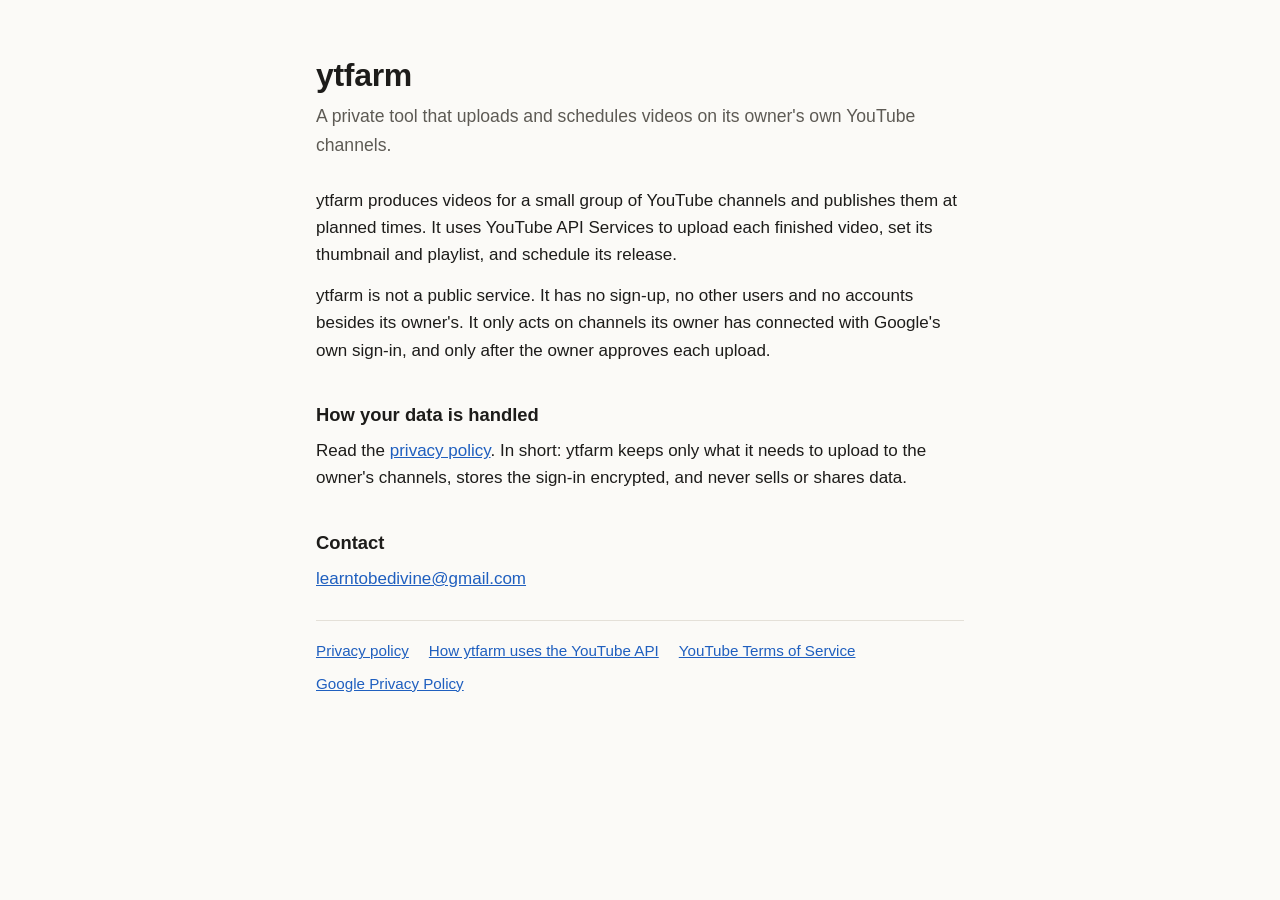
<file: index.html>
<!doctype html>
<html lang="en">
<head>
  <meta charset="utf-8">
  <meta name="viewport" content="width=device-width, initial-scale=1">
  <title>ytfarm</title>
  <meta name="description" content="ytfarm is a private tool that uploads and schedules videos on its owner's own YouTube channels.">
  <link rel="stylesheet" href="style.css">
</head>
<body>
  <main>
    <h1>ytfarm</h1>
    <p class="lead">A private tool that uploads and schedules videos on its owner's own YouTube channels.</p>

    <p>ytfarm produces videos for a small group of YouTube channels and publishes them at planned times. It uses
      YouTube API Services to upload each finished video, set its thumbnail and playlist, and schedule its release.</p>

    <p>ytfarm is not a public service. It has no sign-up, no other users and no accounts besides its owner's. It
      only acts on channels its owner has connected with Google's own sign-in, and only after the owner approves
      each upload.</p>

    <h2>How your data is handled</h2>
    <p>Read the <a href="privacy.html">privacy policy</a>. In short: ytfarm keeps only what it needs to upload to
      the owner's channels, stores the sign-in encrypted, and never sells or shares data.</p>

    <h2>Contact</h2>
    <p><a href="mailto:learntobedivine@gmail.com">learntobedivine@gmail.com</a></p>

    <nav>
      <a href="privacy.html">Privacy policy</a>
      <a href="api-client.html">How ytfarm uses the YouTube API</a>
      <a href="https://www.youtube.com/t/terms">YouTube Terms of Service</a>
      <a href="https://policies.google.com/privacy">Google Privacy Policy</a>
    </nav>
  </main>
</body>
</html>
</file>
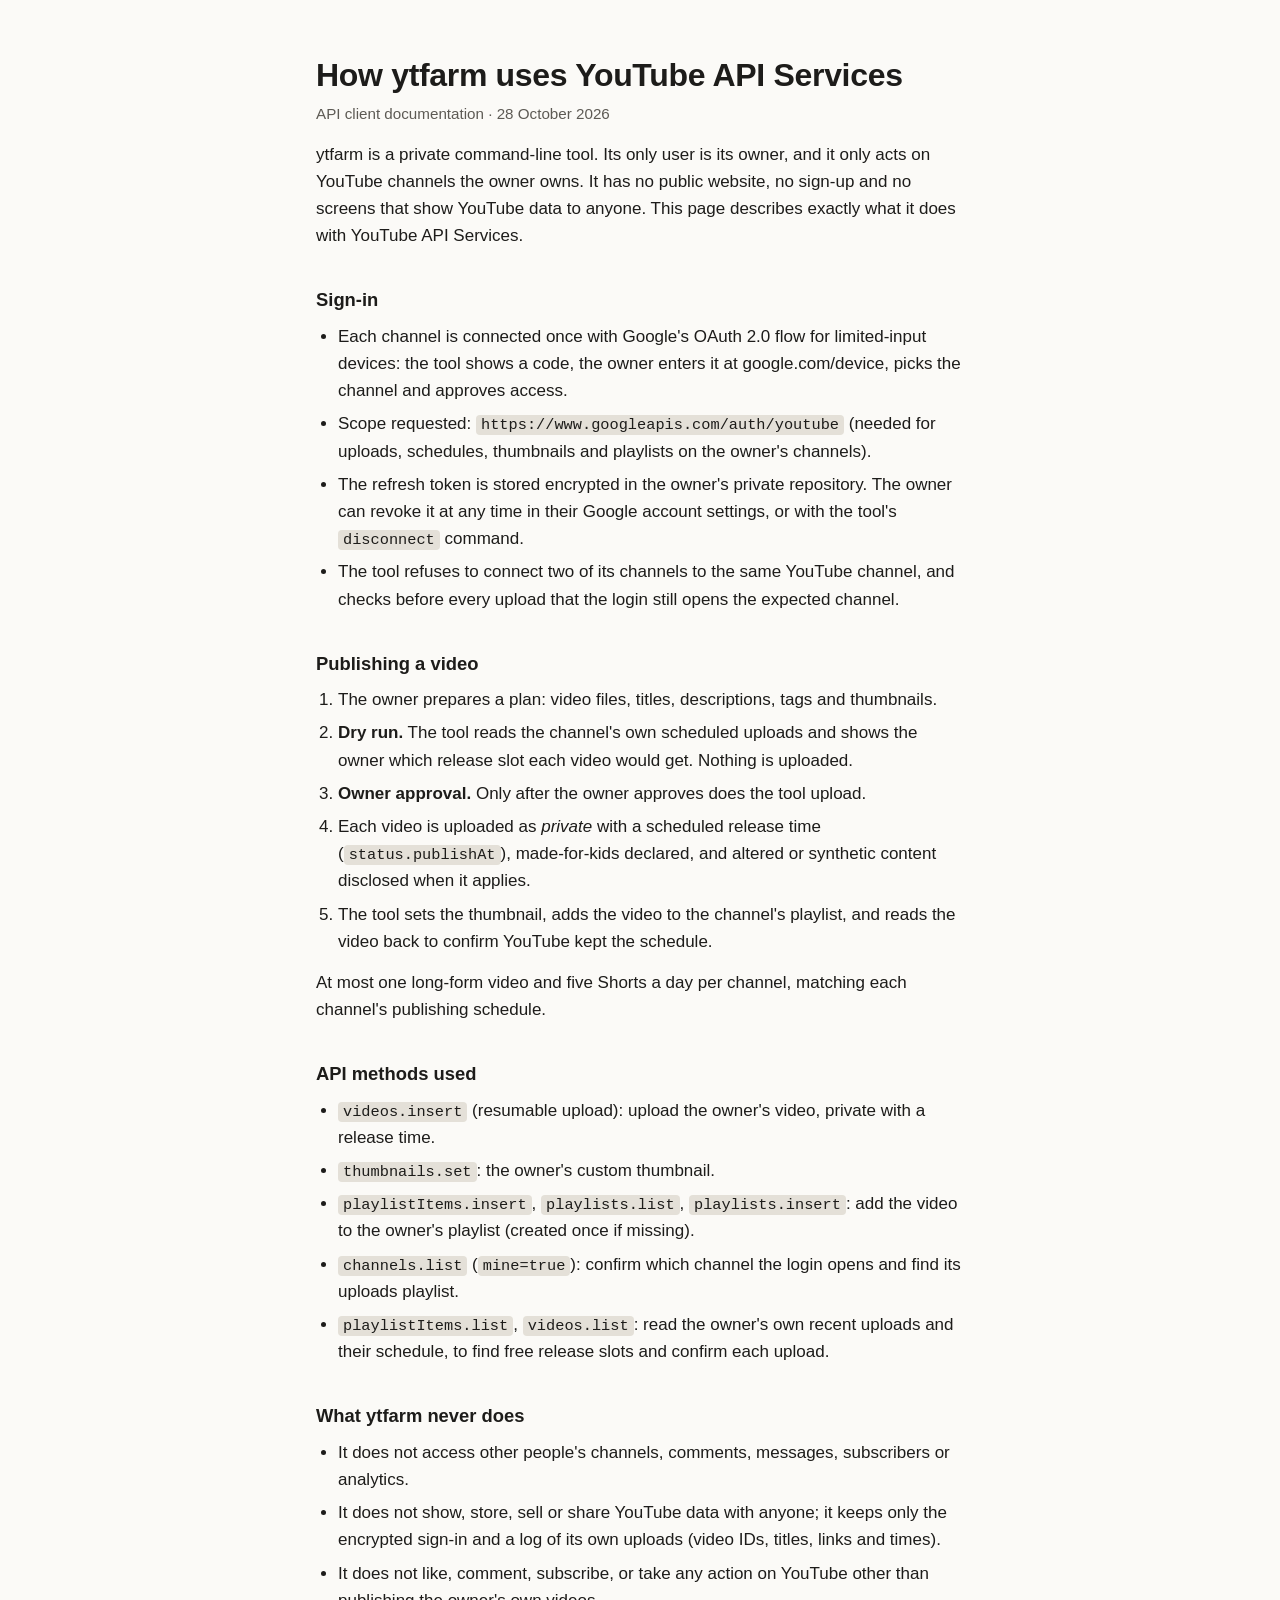
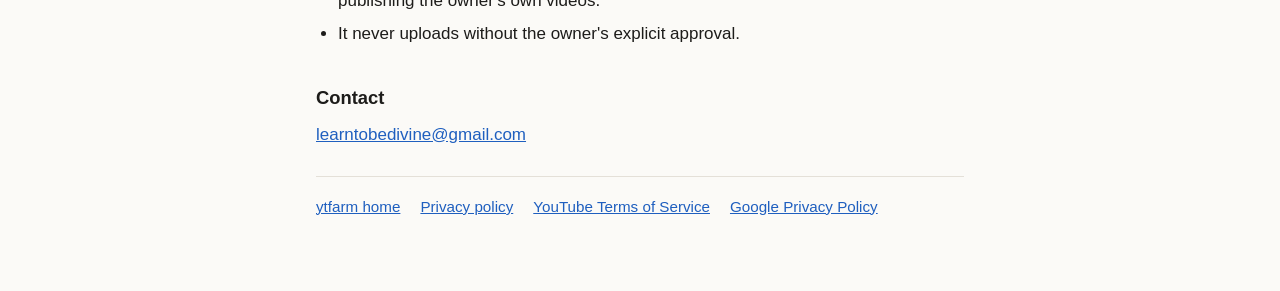
<file: api-client.html>
<!doctype html>
<html lang="en">
<head>
  <meta charset="utf-8">
  <meta name="viewport" content="width=device-width, initial-scale=1">
  <title>How ytfarm uses YouTube API Services</title>
  <meta name="description" content="How the ytfarm API client signs in, which YouTube API methods it calls, and its safeguards.">
  <link rel="stylesheet" href="style.css">
</head>
<body>
  <main>
    <h1>How ytfarm uses YouTube API Services</h1>
    <p class="meta">API client documentation · 28 October 2026</p>

    <p>ytfarm is a private command-line tool. Its only user is its owner, and it only acts on YouTube channels the
      owner owns. It has no public website, no sign-up and no screens that show YouTube data to anyone. This page
      describes exactly what it does with YouTube API Services.</p>

    <h2>Sign-in</h2>
    <ul>
      <li>Each channel is connected once with Google's OAuth 2.0 flow for limited-input devices: the tool shows a
        code, the owner enters it at google.com/device, picks the channel and approves access.</li>
      <li>Scope requested: <code>https://www.googleapis.com/auth/youtube</code> (needed for uploads, schedules,
        thumbnails and playlists on the owner's channels).</li>
      <li>The refresh token is stored encrypted in the owner's private repository. The owner can revoke it at any
        time in their Google account settings, or with the tool's <code>disconnect</code> command.</li>
      <li>The tool refuses to connect two of its channels to the same YouTube channel, and checks before every
        upload that the login still opens the expected channel.</li>
    </ul>

    <h2>Publishing a video</h2>
    <ol>
      <li>The owner prepares a plan: video files, titles, descriptions, tags and thumbnails.</li>
      <li><strong>Dry run.</strong> The tool reads the channel's own scheduled uploads and shows the owner which
        release slot each video would get. Nothing is uploaded.</li>
      <li><strong>Owner approval.</strong> Only after the owner approves does the tool upload.</li>
      <li>Each video is uploaded as <em>private</em> with a scheduled release time (<code>status.publishAt</code>),
        made-for-kids declared, and altered or synthetic content disclosed when it applies.</li>
      <li>The tool sets the thumbnail, adds the video to the channel's playlist, and reads the video back to confirm
        YouTube kept the schedule.</li>
    </ol>
    <p>At most one long-form video and five Shorts a day per channel, matching each channel's publishing schedule.</p>

    <h2>API methods used</h2>
    <ul>
      <li><code>videos.insert</code> (resumable upload): upload the owner's video, private with a release time.</li>
      <li><code>thumbnails.set</code>: the owner's custom thumbnail.</li>
      <li><code>playlistItems.insert</code>, <code>playlists.list</code>, <code>playlists.insert</code>: add the
        video to the owner's playlist (created once if missing).</li>
      <li><code>channels.list</code> (<code>mine=true</code>): confirm which channel the login opens and find its
        uploads playlist.</li>
      <li><code>playlistItems.list</code>, <code>videos.list</code>: read the owner's own recent uploads and their
        schedule, to find free release slots and confirm each upload.</li>
    </ul>

    <h2>What ytfarm never does</h2>
    <ul>
      <li>It does not access other people's channels, comments, messages, subscribers or analytics.</li>
      <li>It does not show, store, sell or share YouTube data with anyone; it keeps only the encrypted sign-in and a
        log of its own uploads (video IDs, titles, links and times).</li>
      <li>It does not like, comment, subscribe, or take any action on YouTube other than publishing the owner's own
        videos.</li>
      <li>It never uploads without the owner's explicit approval.</li>
    </ul>

    <h2>Contact</h2>
    <p><a href="mailto:learntobedivine@gmail.com">learntobedivine@gmail.com</a></p>

    <nav>
      <a href="./">ytfarm home</a>
      <a href="privacy.html">Privacy policy</a>
      <a href="https://www.youtube.com/t/terms">YouTube Terms of Service</a>
      <a href="https://policies.google.com/privacy">Google Privacy Policy</a>
    </nav>
  </main>
</body>
</html>
</file>
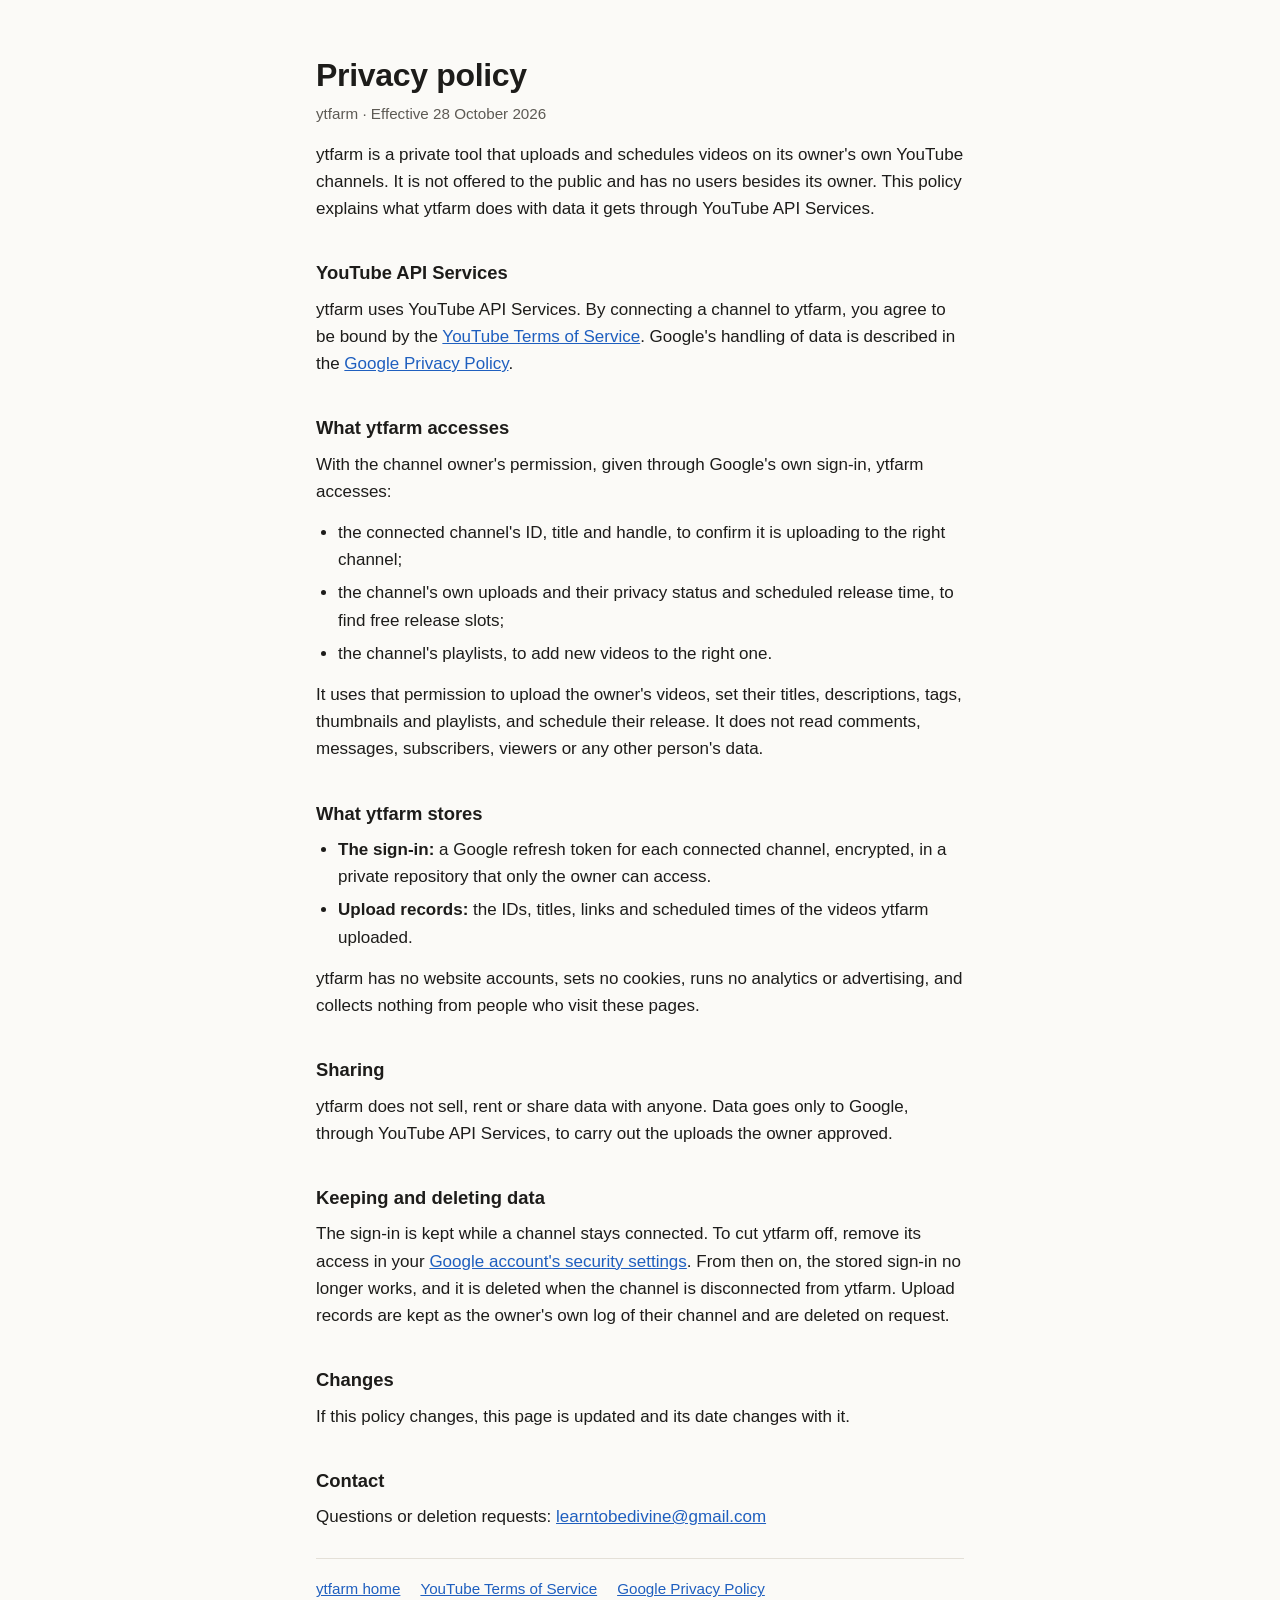
<file: privacy.html>
<!doctype html>
<html lang="en">
<head>
  <meta charset="utf-8">
  <meta name="viewport" content="width=device-width, initial-scale=1">
  <title>ytfarm privacy policy</title>
  <meta name="description" content="How ytfarm handles data from YouTube API Services.">
  <link rel="stylesheet" href="style.css">
</head>
<body>
  <main>
    <h1>Privacy policy</h1>
    <p class="meta">ytfarm · Effective 28 October 2026</p>

    <p>ytfarm is a private tool that uploads and schedules videos on its owner's own YouTube channels. It is not
      offered to the public and has no users besides its owner. This policy explains what ytfarm does with data it
      gets through YouTube API Services.</p>

    <h2>YouTube API Services</h2>
    <p>ytfarm uses YouTube API Services. By connecting a channel to ytfarm, you agree to be bound by the
      <a href="https://www.youtube.com/t/terms">YouTube Terms of Service</a>. Google's handling of data is described
      in the <a href="https://policies.google.com/privacy">Google Privacy Policy</a>.</p>

    <h2>What ytfarm accesses</h2>
    <p>With the channel owner's permission, given through Google's own sign-in, ytfarm accesses:</p>
    <ul>
      <li>the connected channel's ID, title and handle, to confirm it is uploading to the right channel;</li>
      <li>the channel's own uploads and their privacy status and scheduled release time, to find free release slots;</li>
      <li>the channel's playlists, to add new videos to the right one.</li>
    </ul>
    <p>It uses that permission to upload the owner's videos, set their titles, descriptions, tags, thumbnails and
      playlists, and schedule their release. It does not read comments, messages, subscribers, viewers or any other
      person's data.</p>

    <h2>What ytfarm stores</h2>
    <ul>
      <li><strong>The sign-in:</strong> a Google refresh token for each connected channel, encrypted, in a private
        repository that only the owner can access.</li>
      <li><strong>Upload records:</strong> the IDs, titles, links and scheduled times of the videos ytfarm uploaded.</li>
    </ul>
    <p>ytfarm has no website accounts, sets no cookies, runs no analytics or advertising, and collects nothing from
      people who visit these pages.</p>

    <h2>Sharing</h2>
    <p>ytfarm does not sell, rent or share data with anyone. Data goes only to Google, through YouTube API Services,
      to carry out the uploads the owner approved.</p>

    <h2>Keeping and deleting data</h2>
    <p>The sign-in is kept while a channel stays connected. To cut ytfarm off, remove its access in your
      <a href="https://security.google.com/settings/security/permissions">Google account's security settings</a>.
      From then on, the stored sign-in no longer works, and it is deleted when the channel is disconnected from
      ytfarm. Upload records are kept as the owner's own log of their channel and are deleted on request.</p>

    <h2>Changes</h2>
    <p>If this policy changes, this page is updated and its date changes with it.</p>

    <h2>Contact</h2>
    <p>Questions or deletion requests: <a href="mailto:learntobedivine@gmail.com">learntobedivine@gmail.com</a></p>

    <nav>
      <a href="./">ytfarm home</a>
      <a href="https://www.youtube.com/t/terms">YouTube Terms of Service</a>
      <a href="https://policies.google.com/privacy">Google Privacy Policy</a>
    </nav>
  </main>
</body>
</html>
</file>
<file: style.css>
:root {
  --bg: #fbfaf7;
  --text: #1d1c1a;
  --muted: #5d5a54;
  --line: #e4e0d8;
  --link: #1f5fbf;
}
@media (prefers-color-scheme: dark) {
  :root {
    --bg: #161514;
    --text: #ecebe7;
    --muted: #a8a49c;
    --line: #2f2d2a;
    --link: #8db8ff;
  }
}
* { box-sizing: border-box; }
html { -webkit-text-size-adjust: 100%; }
body {
  margin: 0;
  background: var(--bg);
  color: var(--text);
  font: 17px/1.6 -apple-system, BlinkMacSystemFont, "Segoe UI", Roboto, Helvetica, Arial, sans-serif;
}
main { max-width: 680px; margin: 0 auto; padding: 56px 16px 72px; }
h1 { font-size: 2rem; line-height: 1.2; margin: 0 0 8px; letter-spacing: -0.01em; }
h2 { font-size: 1.15rem; margin: 36px 0 8px; }
p, ul { margin: 0 0 14px; }
ul { padding-left: 22px; }
li { margin-bottom: 6px; }
a { color: var(--link); }
.lead { color: var(--muted); font-size: 1.1rem; margin-bottom: 28px; }
.meta { color: var(--muted); font-size: 0.95rem; }
nav { display: flex; flex-wrap: wrap; gap: 8px 20px; margin: 28px 0 0; padding-top: 18px; border-top: 1px solid var(--line); font-size: 0.95rem; }
ol { margin: 0 0 14px; padding-left: 22px; }
code { font: 0.9em ui-monospace, SFMono-Regular, Menlo, Consolas, monospace; background: var(--line); padding: 1px 5px; border-radius: 4px; overflow-wrap: anywhere; }
</file>
